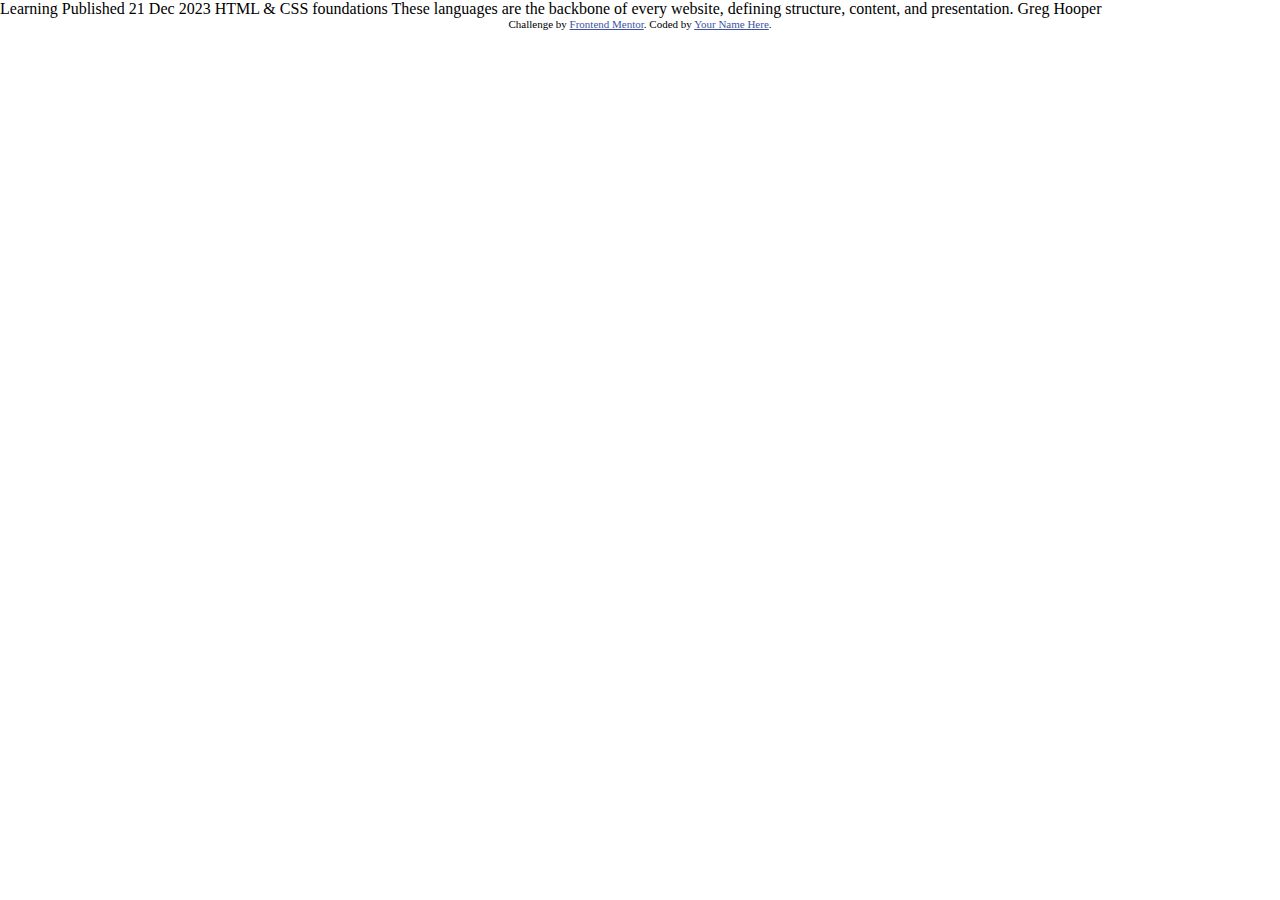
<file: Blog Preview/blog-preview-card-main/index.html>
<!DOCTYPE html>
<html lang="en">
<head>
  <meta charset="UTF-8">
  <meta name="viewport" content="width=device-width, initial-scale=1.0"> <!-- displays site properly based on user's device -->

  <link rel="icon" type="image/png" sizes="32x32" href="./assets/images/favicon-32x32.png">
  <link rel="stylesheet" href="css/style.css">
  <title>Frontend Mentor | Blog preview card</title>

  <!-- Feel free to remove these styles or customise in your own stylesheet 👍 -->
  <style>
    .attribution { font-size: 11px; text-align: center; }
    .attribution a { color: hsl(228, 45%, 44%); }
  </style>
</head>
<body>

  Learning

  Published 21 Dec 2023

  HTML & CSS foundations

  These languages are the backbone of every website, defining structure, content, and presentation.

  Greg Hooper
  
  <div class="attribution">
    Challenge by <a href="https://www.frontendmentor.io?ref=challenge" target="_blank">Frontend Mentor</a>. 
    Coded by <a href="#">Your Name Here</a>.
  </div>
</body>
</html>
</file>
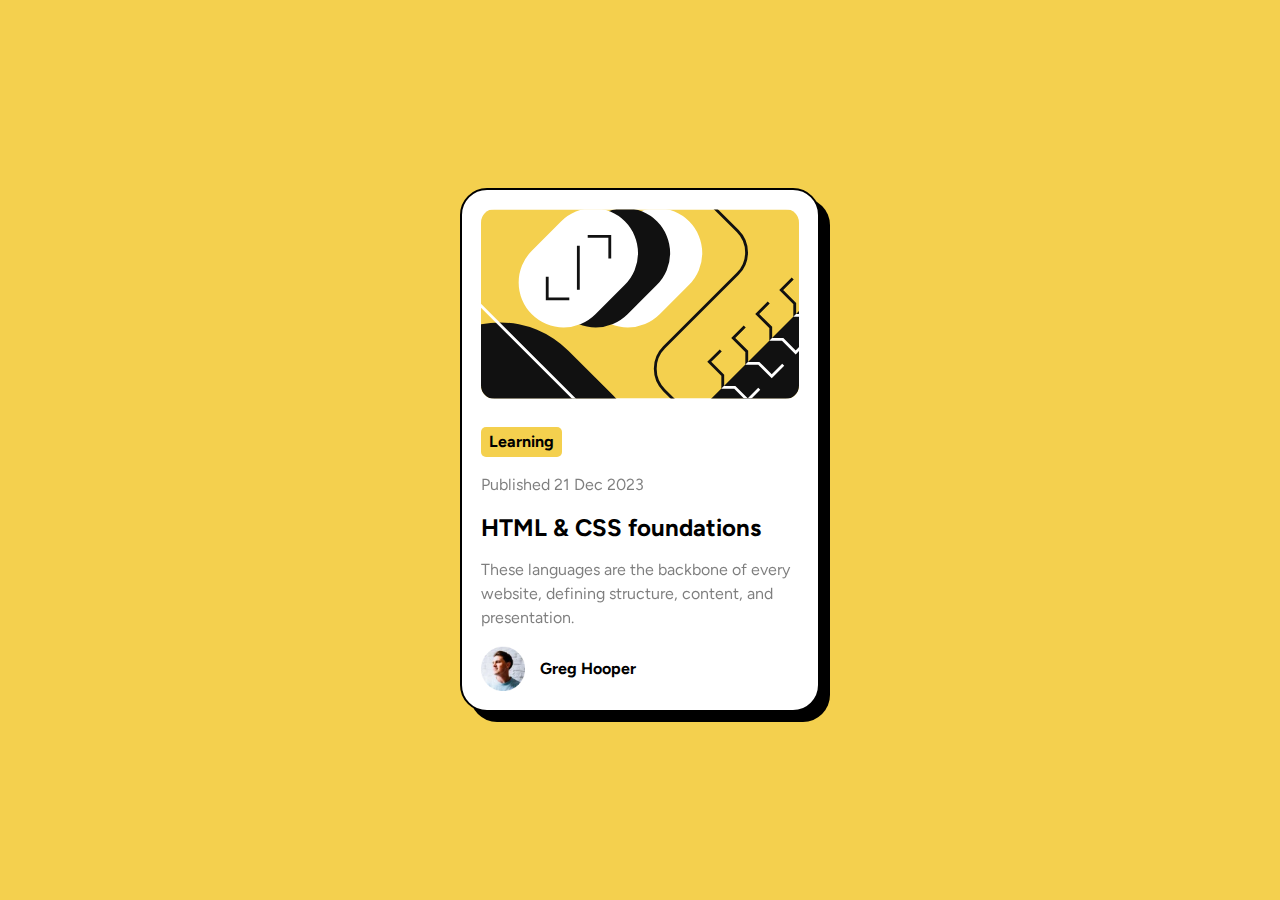
<file: BlogPreview/blog-preview-card-main/index.html>
<!DOCTYPE html>
<html lang="en">

<head>
  <meta charset="UTF-8" />
  <meta name="viewport" content="width=device-width, initial-scale=1.0" />
  <!-- displays site properly based on user's device -->

  <link rel="icon" type="image/png" sizes="32x32" href="./assets/images/favicon-32x32.png" />
  <link rel="stylesheet" href="css/style.css" />
  <title>Frontend Mentor | Blog preview card</title>

  <!-- Feel free to remove these styles or customise in your own stylesheet 👍 -->
  <style>
    .attribution {
      font-size: 11px;
      text-align: center;
    }

    .attribution a {
      color: hsl(228, 45%, 44%);
    }
  </style>
</head>
<body>
  <div class="container">
    <div class="article-image"><img src="assets/images/illustration-article.svg" alt="" /></div>
    <div class="text-container">
      <p class="blog-kind">Learning</p>
      <p class="publication-date">Published 21 Dec 2023</p>
      <h1>HTML & CSS foundations</h1>
      <p class="blog-desc">
        These languages are the backbone of every website, defining structure,
        content, and presentation.
      </p>
      <div class="author-details">
        <img class="author-image" src="assets/images/image-avatar.webp" alt="author image" />
        <p class="author-name">Greg Hooper</p>
      </div>
    </div>
  </div>
</body>
</html>
</file>
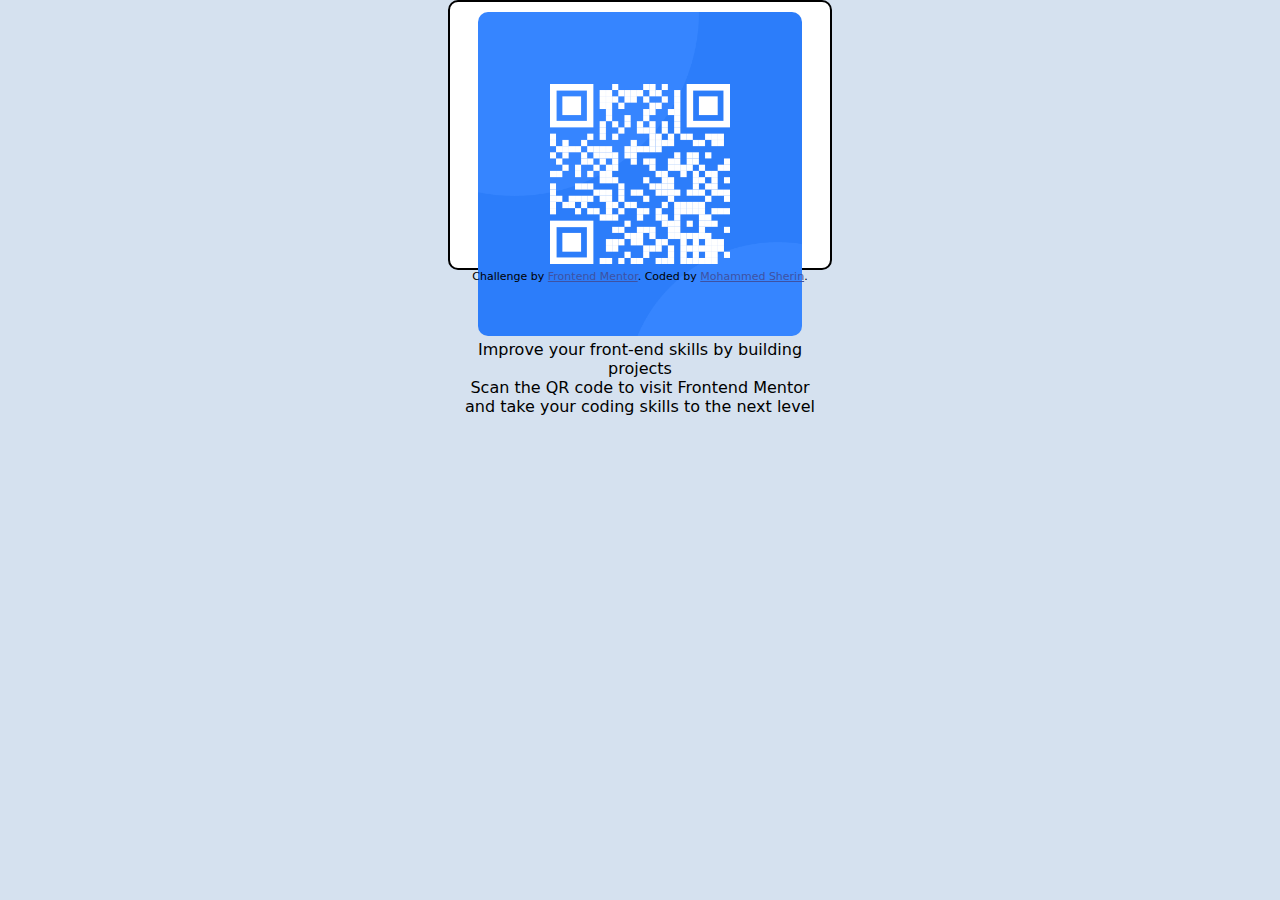
<file: FrontEnd Mentor/qr-code-component-main/index.html>
<!DOCTYPE html>
<html lang="en">
<head>
  <meta charset="UTF-8">
  <meta name="viewport" content="width=device-width, initial-scale=1.0"> <!-- displays site properly based on user's device -->
  <link rel="stylesheet" href="css/styles.css">
  <link rel="icon" type="image/png" sizes="32x32" href="./images/favicon-32x32.png">
  <link rel="stylesheet" href= "https://fonts.google.com/specimen/Outfit">
  <title>Frontend Mentor | QR code component</title>

  <!-- Feel free to remove these styles or customise in your own stylesheet 👍 -->
  
</head>
<body>
  <div class="card">
    <img src="images/image-qr-code.png" alt="QR code">
    <p id="firstType">Improve your front-end skills by building projects</p>
    <p id="secondType">Scan the QR code to visit Frontend Mentor and take your coding skills to the next level</p>
  </div>
  
  <div class="attribution">
    Challenge by <a href="https://www.frontendmentor.io?ref=challenge" target="_blank">Frontend Mentor</a>. 
    Coded by <a href="#">Mohammed Sherin</a>.
  </div>
</body>
</html>
</file>
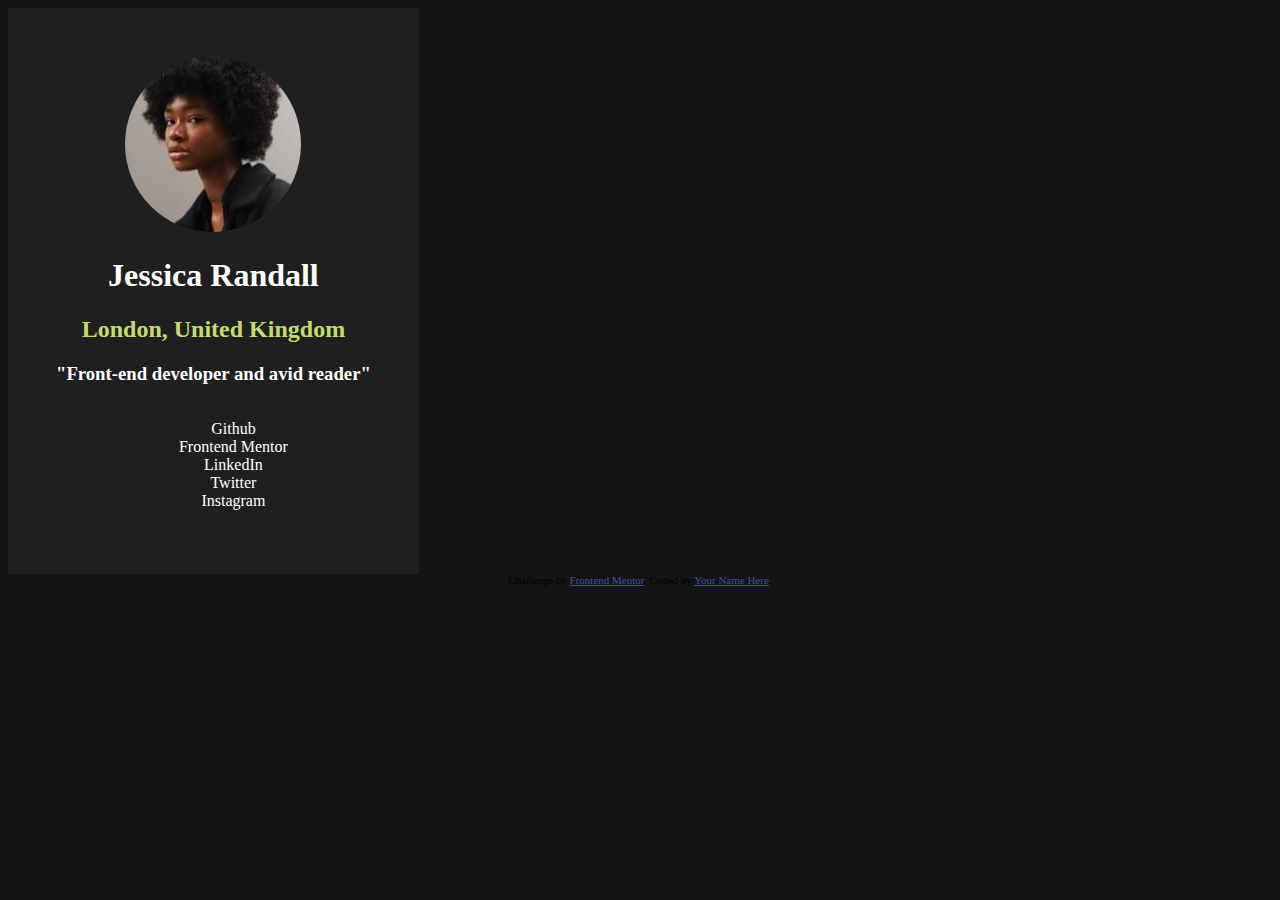
<file: SocialLinksProfile/social-links-profile-main/index.html>
<!DOCTYPE html>
<html lang="en">

<head>
  <meta charset="UTF-8">
  <meta name="viewport" content="width=device-width, initial-scale=1.0">

  <link rel="icon" type="image/png" sizes="32x32" href="./assets/images/favicon-32x32.png">
  <link rel="stylesheet" href="css/styles.css">
  <title>Frontend Mentor | Social links profile</title>
</head>

<body>
  <div class="card">
    <div class="container">
      <div class="img-profile">
        <img src="assets/images/avatar-jessica.jpeg" alt="profile picture">
        <h1>Jessica Randall</h1>
        <h2>London, United Kingdom</h2>
        <h3>"Front-end developer and avid reader"</h3>
      </div>
      <div class="links">
        <ul>
          <li>
            <a href="">Github</a>
            <a href="">Frontend Mentor</a>
            <a href="">LinkedIn</a>
            <a href="">Twitter</a>
            <a href="">Instagram</a>
          </li>
        </ul>
      </div>
    </div>
  </div>
  <div class="attribution">
    Challenge by <a href="https://www.frontendmentor.io?ref=challenge" target="_blank">Frontend Mentor</a>.
    Coded by <a href="#">Your Name Here</a>.
  </div>
</body>

</html>
</file>
<file: Blog Preview/blog-preview-card-main/css/style.css>
*{
    margin: 0;
    padding: 0;
    box-sizing: border-box;
}
</file>
<file: BlogPreview/blog-preview-card-main/css/style.css>
*{
    margin: 0;
    padding: 0;
    box-sizing: border-box;
}

:root{
    --background-color: #F4D04E;
    --text-color1: #111111;
    --text-color2: #6b6b6b;
}

@font-face {
    font-family: 'FigTree';
    src: url('../assets/fonts/Figtree-VariableFont_wght.ttf') format('truetype');
}

body{
    background-color: var(--background-color);
    display: flex;
    justify-content: center;
    align-items: center;
    flex-direction: row;
    gap: 4vh;
    height: 100vh;
}

.container{
    display: flex;
    justify-content: center;
    align-items: center;
    flex-flow: column;

    background-color: white;
    border: 2px solid black;
    box-shadow: 10px 10px;
    border-radius: 3vh;

    padding: 1.2rem;
    
    height: auto;
    width: 40vh;
}

.article-image{
    img{
        width: 100%;
        border-radius: 1.5vh;
    }
}

.text-container{
    width: auto;
    display: flex;
    flex-flow: column;
    align-items: start;
    p{
        font-family: figtree;
    }
}

.blog-kind{
    background-color: var(--background-color);
    line-height: 150%;
    padding: 0.2rem 0.5rem;
    border-radius: 5px;

    text-align: center;
    font-weight: bold;
    margin-top: 1.5rem;
    margin-bottom: 1rem;
}

.publication-date{
    line-height: 150%;
    color: black;
    opacity: 0.5;
}

h1{
    font-size:x-large;
    font-family: figtree;
    margin-top: 1rem;
    margin-bottom: 1rem;
}

.blog-desc{
    line-height: 150%;
    opacity: 0.5;
}

.author-details{
    display: flex;
    flex-flow: row nowrap;
    justify-content: start;
    align-items: center;
    margin-top: 1rem;
    gap: 15px;
    p{
        font-weight: 700;
    }
    img{
        max-width: 25%;
    }
}
</file>
<file: FrontEnd Mentor/qr-code-component-main/css/styles.css>
.attribution {
  font-size: 11px;
  text-align: center;
}
.attribution a {
  color: hsl(228, 45%, 44%);
}

* {
  margin: 0;
  padding: 0;
  box-sizing: border-box;
}

:root {
}

body {
  font-family: system-ui, -apple-system, BlinkMacSystemFont, "Segoe UI", Roboto,
    Oxygen, Ubuntu, Cantarell, "Open Sans", "Helvetica Neue", sans-serif;
  display: flex;
  flex-flow: column;
  justify-content: center;
  align-items: center;
  background-color: #d5e1ef;
}

.card {
  background-color: white;
  width: 30%;
  height: 30vh;
  border: 2px solid black;
  padding: 10px;
  border-radius: 10px;
  text-align: center;

  img {
    width: 90%;
    border-radius: 10px;
  }
}
</file>
<file: SocialLinksProfile/social-links-profile-main/css/styles.css>
body {
  background-color: #141414;
}

.container {
  display: flex;
  flex-flow: column;
  background-color: #1f1f1f;
  width: max-content;
  text-align: center;
  padding: 3rem;
}

.img-profile {
  img {
    border-radius: 50%;
  }
  h1 {
    color: white;
  }
  h2 {
    color: #c3dd6c;
  }
  h3 {
    color: white;
  }
}

.links ul {
  li {
    list-style: none;
    display: flex;
    flex-direction: column;
  }
  a {
    text-decoration: none;
    color: white;
  }
}

.attribution {
  font-size: 11px;
  text-align: center;
}

.attribution a {
  color: hsl(228, 45%, 44%);
}
</file>
